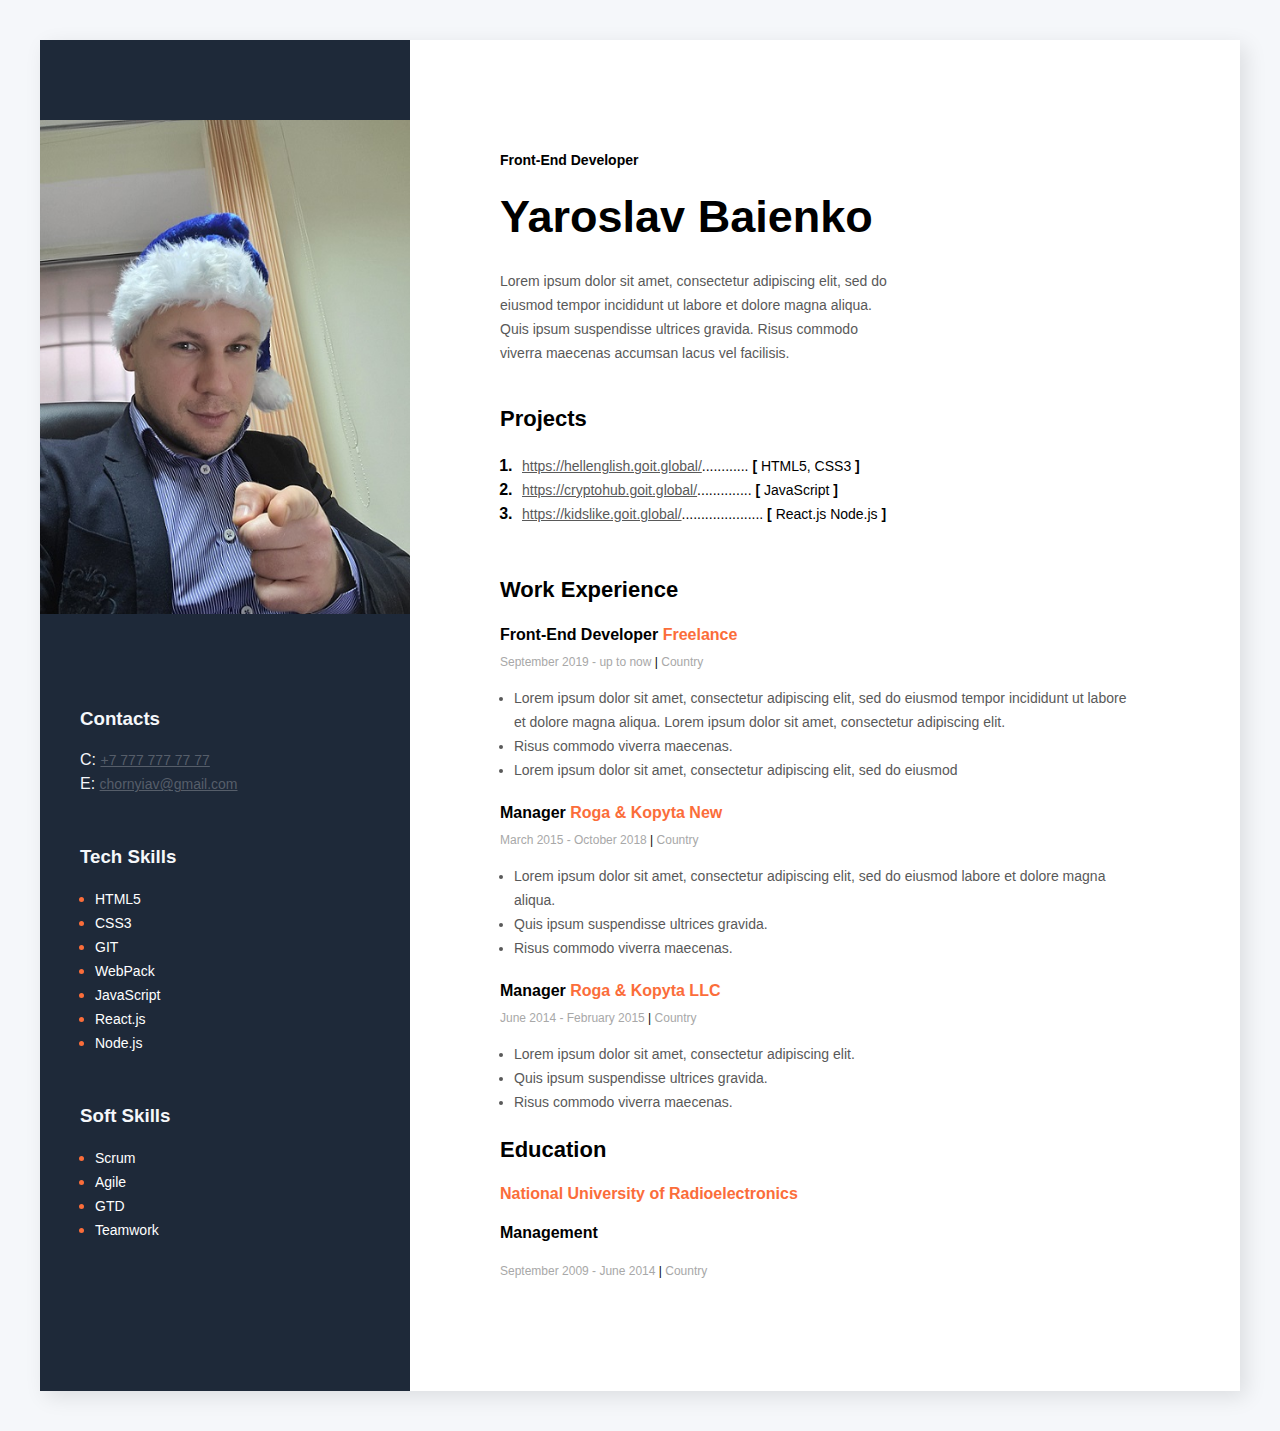
<file: PROJECT_ADVOCACY/index.html>
<!DOCTYPE html>
<!-- saved from url=(0043)https://peaceful-golick-b723fe.netlify.app/ -->
<html lang="en">
  <head>
    <meta http-equiv="Content-Type" content="text/html; charset=UTF-8" />
    <meta http-equiv="X-UA-Compatible" content="IE=edge" />
    <meta name="viewport" content="width=device-width, initial-scale=1.0" />
    <title>Attorneyodua</title>
    <link rel="preconnect" href="https://fonts.googleapis.com/" />
    <link rel="preconnect" href="https://fonts.gstatic.com/" crossorigin="" />
    <link rel="stylesheet" href="/PROJECT_ADVOCACY/CSS/style.css" />
  </head>
  <body>
    <!-- main container -->
    <div class="main_container">
      <!-- Main content -->
      <div class="main_content_section">
        <!-- About me selecrion -->
        <div class="about_me_section">
          <h2 class="about_me_profession">Front-End Developer</h2>
          <h1 class="my_name">Yaroslav Baienko</h1>
          <p class="about_me_description">
            Lorem ipsum dolor sit amet, consectetur adipiscing elit, sed do eiusmod tempor
            incididunt ut labore et dolore magna aliqua. Quis ipsum suspendisse ultrices gravida.
            Risus commodo viverra maecenas accumsan lacus vel facilisis.
          </p>
        </div>
        <!-- My project section -->
        <div class="my_project_section">
          <h3 class="main_content_title">Projects</h3>
          <ol class="my_project_list">
            <li class="my_projects_item">
              <span class="my_project_text">
                <a href="https://hellenglish.goit.global/" class="my_project_link"
                  >https://hellenglish.goit.global/</a
                >............ <span class="my_project_bracket">[</span> HTML5, CSS3
                <span class="my_project_bracket">]</span>
              </span>
            </li>
            <li class="my_projects_item">
              <span class="my_project_text">
                <a href="https://cryptohub.goit.global/" class="my_project_link"
                  >https://cryptohub.goit.global/</a
                >.............. <span class="my_project_bracket">[</span> JavaScript
                <span class="my_project_bracket">]</span>
              </span>
            </li>
            <li class="my_projects_item">
              <span class="my_project_text">
                <a href="https://kidslike.goit.global/" class="my_project_link"
                  >https://kidslike.goit.global/</a
                >..................... <span class="my_project_bracket">[</span> React.js Node.js
                <span class="my_project_bracket">]</span>
              </span>
            </li>
          </ol>
        </div>
        <!-- My work experience section -->
        <div class="my_work_experience_section">
          <h3 class="main_content_title">Work Experience</h3>
          <!-- Company 3 -->
          <div class="my_work_company">
            <h4 class="my_work_experience_position">
              Front-End Developer
              <span class="orange_name_item">Freelance</span>
            </h4>
            <p class="my_work_experience_time">
              September 2019 - up to now <span class="drob">|</span> Country
            </p>
            <ul class="my_work_experience_duties">
              <li class="my_work_duty">
                Lorem ipsum dolor sit amet, consectetur adipiscing elit, sed do eiusmod tempor
                incididunt ut labore et dolore magna aliqua. Lorem ipsum dolor sit amet, consectetur
                adipiscing elit.
              </li>
              <li class="my_work_duty">Risus commodo viverra maecenas.</li>
              <li class="my_work_duty">
                Lorem ipsum dolor sit amet, consectetur adipiscing elit, sed do eiusmod
              </li>
            </ul>
          </div>
          <!-- Company 2 -->
          <div class="my_work_company">
            <h4 class="my_work_experience_position">
              Manager
              <span class="orange_name_item">Roga &amp; Kopyta New</span>
            </h4>
            <p class="my_work_experience_time">
              March 2015 - October 2018 <span class="drob">|</span> Country
            </p>
            <ul class="my_work_experience_duties">
              <li class="my_work_duty">
                Lorem ipsum dolor sit amet, consectetur adipiscing elit, sed do eiusmod labore et
                dolore magna aliqua.
              </li>
              <li class="my_work_duty">Quis ipsum suspendisse ultrices gravida.</li>
              <li class="my_work_duty">Risus commodo viverra maecenas.</li>
            </ul>
          </div>
          <!-- Company 1 -->
          <div class="my_work_company">
            <h4 class="my_work_experience_position">
              Manager
              <span class="orange_name_item">Roga &amp; Kopyta LLC</span>
            </h4>
            <p class="my_work_experience_time">
              June 2014 - February 2015 <span class="drob">|</span> Country
            </p>
            <ul class="my_work_experience_duties">
              <li class="my_work_duty">Lorem ipsum dolor sit amet, consectetur adipiscing elit.</li>
              <li class="my_work_duty">Quis ipsum suspendisse ultrices gravida.</li>
              <li class="my_work_duty">Risus commodo viverra maecenas.</li>
            </ul>
          </div>
        </div>
        <!-- My education section -->
        <div class="my_education_section">
          <h3 class="main_content_title">Education</h3>
          <h4 class="orange_name_item">National University of Radioelectronics</h4>
          <h4>Management</h4>
          <p class="period_education">
            September 2009 - June 2014 <span class="thik">|</span> Country
          </p>
        </div>
      </div>
      <!-- Sidebar selection-->
      <aside class="side_bar_section">
        <img class="image_section" src="./img/photo.jpg" alt="my_photo" />
        <!-- Contacts section -->
        <div class="contacts_section">
          <h3 class="sidebar_title">Contacts</h3>
          <div>
            <span class="contacts_section_type">C:</span>
            <a class="contact_section_link" href="tel:+77777777777">+7 777 777 77 77</a>
          </div>
          <div>
            <span class="contacts_section_type">E:</span>
            <a class="contact_section_link" href="mailto:chornyiav@gmail.com"
              >chornyiav@gmail.com</a
            >
          </div>
        </div>
        <!-- Tech skills -->
        <div class="tech_skills_section">
          <h3 class="sidebar_title">Tech Skills</h3>
          <ul class="tech_skills_list">
            <li class="tech_skills_item">
              <span class="tech_skills_item_text">HTML5</span>
            </li>
            <li class="tech_skills_item">
              <span class="tech_skills_item_text">CSS3</span>
            </li>
            <li class="tech_skills_item">
              <span class="tech_skills_item_text">GIT</span>
            </li>
            <li class="tech_skills_item">
              <span class="tech_skills_item_text">WebPack</span>
            </li>
            <li class="tech_skills_item">
              <span class="tech_skills_item_text">JavaScript</span>
            </li>
            <li class="tech_skills_item">
              <span class="tech_skills_item_text">React.js</span>
            </li>
            <li class="tech_skills_item">
              <span class="tech_skills_item_text">Node.js</span>
            </li>
          </ul>
        </div>
        <!-- Soft skills -->
        <div class="soft_skills_section">
          <h3 class="sidebar_title">Soft Skills</h3>
          <ul class="soft_skills_list">
            <li class="soft_skills_item">
              <span class="soft_skills_item_text">Scrum</span>
            </li>
            <li class="soft_skills_item">
              <span class="soft_skills_item_text">Agile</span>
            </li>
            <li class="soft_skills_item">
              <span class="soft_skills_item_text">GTD</span>
            </li>
            <li class="soft_skills_item">
              <span class="soft_skills_item_text">Teamwork</span>
            </li>
          </ul>
        </div>
      </aside>
    </div>
  </body>
</html>
</file>
<file: PROJECT_ADVOCACY/CSS/style.css>
body {
  font-family: 'Montserrat', sans-serif;
  background-color: #f5f7fa;
}
.main_container {
  background-color: #fff;
  display: flex;
  flex-direction: row-reverse;
  width: 1200px;
  margin: 40px auto;
  box-shadow: 6px 6px 20px rgba(0, 0, 0, 0.1);
}

/* Main_content_section */
.main_content_section {
  padding: 100px 90px;
}
.main_content_title {
  font-style: normal;
  font-weight: bold;
  font-size: 22px;
  line-height: 27px;
  color: #000;
}
/* About_me_section */
.about_me_section {
  margin-bottom: 40px;
}

.my_name {
  color: #000000;
  font-style: normal;
  font-weight: bold;
  font-size: 45px;
  line-height: 55px;
  margin: 0 0 25px 0;
}

.about_me_description {
  width: 400px;
  color: #595959;
  font-style: normal;
  font-weight: normal;
  font-size: 14px;
  line-height: 24px;
}
.about_me_profession {
  font-style: normal;
  font-weight: bold;
  font-size: 14px;
  line-height: 17px;
  color: #000;
  margin-bottom: 20px;
}

.my_project_section {
  margin: 0 0 50px 0;
}
.my_project_list {
  padding: 0 0 0 17px;
}
.my_projects_item {
  color: #000000;
  font-weight: bold;
}
.my_project_text {
  color: #000000;
  font-style: normal;
  font-weight: normal;
  font-size: 14px;
  line-height: 24px;
  margin-left: 5px;
}

.my_project_link {
  color: #595959;
  font-style: normal;
  font-weight: normal;
  font-size: 14px;
  line-height: 24px;
}
.my_project_bracket {
  color: #000000;
  font-style: normal;
  font-weight: bold;
  font-size: 14px;
  line-height: 24px;
}

/* image contacts */
.image_section {
  padding: 40px 0px;
  width: 370px;
}
/* sidebar_section */
.side_bar_section {
  background-color: #1e2939;
  width: 370px;
  padding: 40px 0px;
  color: #f5f7fa;
}
/* contacts_section */
.contacts_section {
  margin: 50px 0 0 40px;
}
/* tech_sckills_section */
.tech_skills_section,
.soft_skills_section {
  margin: 50px 0 0 40px;
}
.sidebat_title {
  font-style: normal;
  font-weight: bold;
  font-size: 22px;
  line-height: 27px;
  color: #ffffff;
  margin-bottom: 10px;
}
.contact_section_type {
  font-style: normal;
  font-weight: bold;
  font-size: 14px;
  line-height: 24px;
  color: #ffffff;
  margin-right: 7px;
}
.contact_section_link {
  font-style: normal;
  font-weight: normal;
  font-size: 14px;
  line-height: 24px;
  color: #565e6a;
}

.tech_skills_list {
  padding: 0 0 0 15px;
}
.soft_skills_list {
  padding: 0 0 0 15px;
}
.tech_skills_item {
  color: #fb6d3a;
}
.soft_skills_item {
  color: #fb6d3a;
}

.tech_skills_item_text {
  font-style: normal;
  font-weight: normal;
  font-size: 14px;
  line-height: 24px;
  color: white;
}
.soft_skills_item_text {
  font-style: normal;
  font-weight: normal;
  font-size: 14px;
  line-height: 24px;
  color: white;
}

.my_work_experience_position {
  font-style: normal;
  font-weight: bold;
  font-size: 16px;
  line-height: 20px;
  color: black;
  margin-bottom: 10px;
}

.my_work_experience_time {
  color: #a8a8a8;
  font-style: normal;
  font-weight: normal;
  font-size: 12px;
  line-height: 15px;
  margin: 0 0 10px 0;
}
.drob {
  color: #000000;
}

.my_work_experience_duties {
  padding: 0 0 0 14px;
}

.my_work_duty {
  color: #595959;
  font-style: normal;
  font-weight: normal;
  font-size: 14px;
  line-height: 24px;
}

.my_work_company {
  margin: 0 15px 0 0;
}

.orange_name_item {
  color: #fb6d3a;
}

.period_education {
  font-style: normal;
  font-weight: normal;
  font-size: 12px;
  line-height: 15px;
  color: #a8a8a8;
}
.thik {
  color: #000000;
}
</file>
